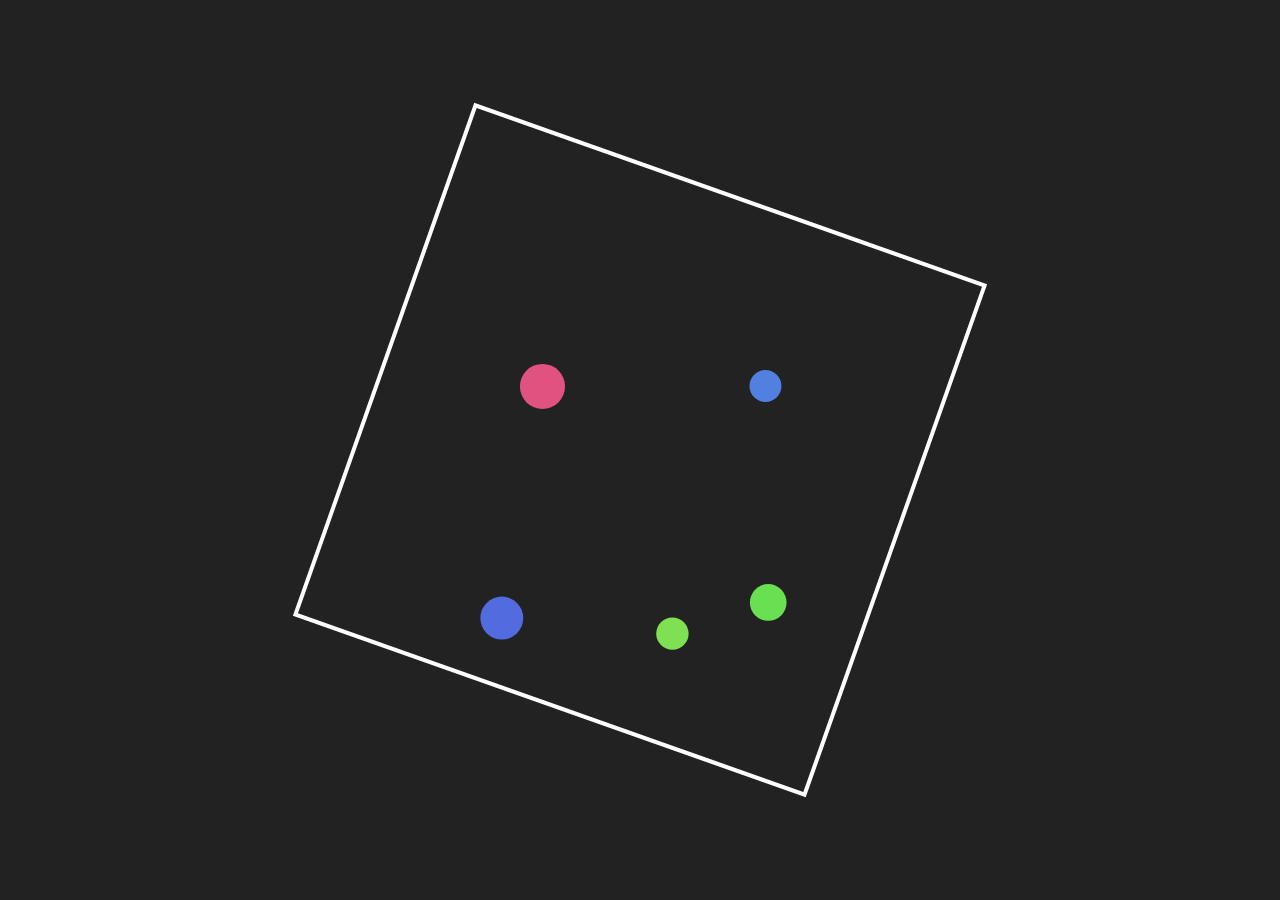
<file: aibattle/2.rotating_square_simulation/index.html>
<!DOCTYPE html>
<html lang="zh-Hant">
<head>
  <meta charset="UTF-8" />
  <meta name="viewport" content="width=device-width, initial-scale=1.0" />
  <title>旋轉方形中的彈跳小球模擬</title>
  <link rel="stylesheet" href="style.css" />
</head>
<body>
  <canvas id="canvas"></canvas>
  <script src="script.js"></script>
</body>
</html>
</file>
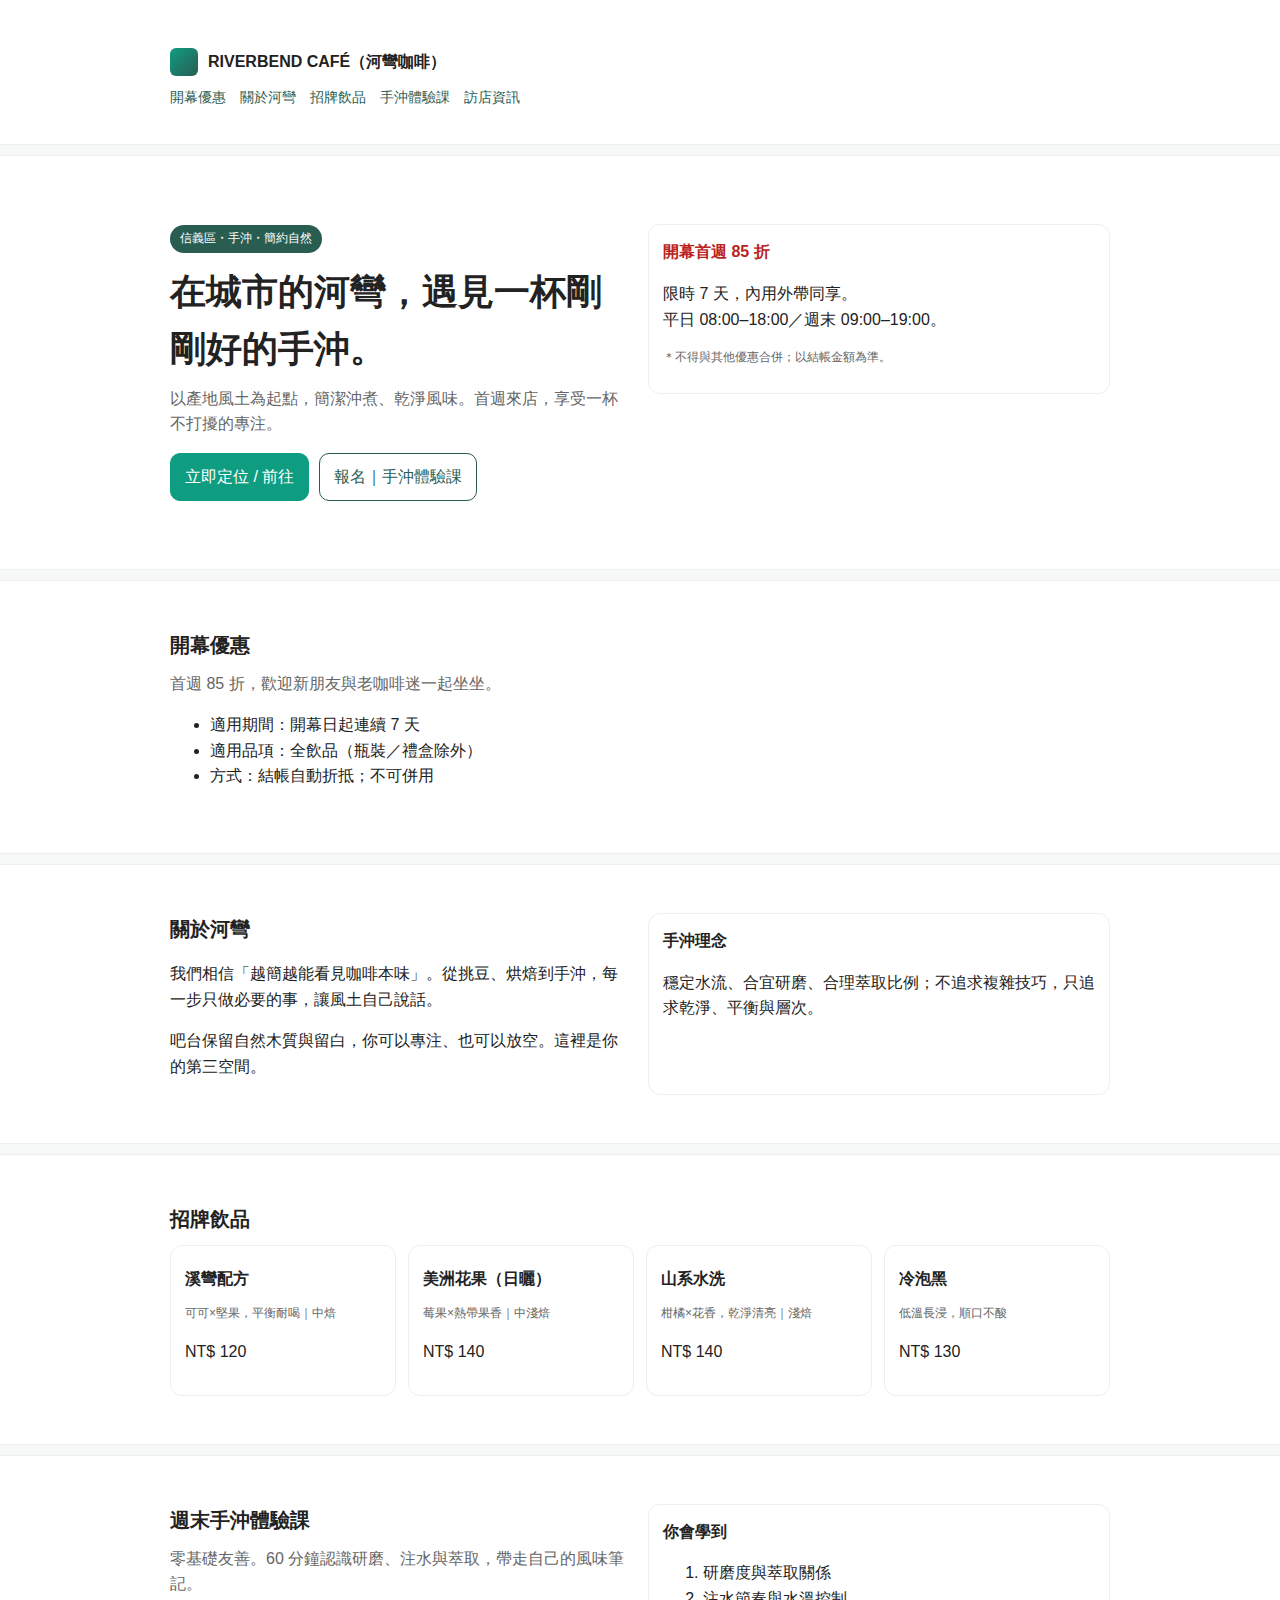
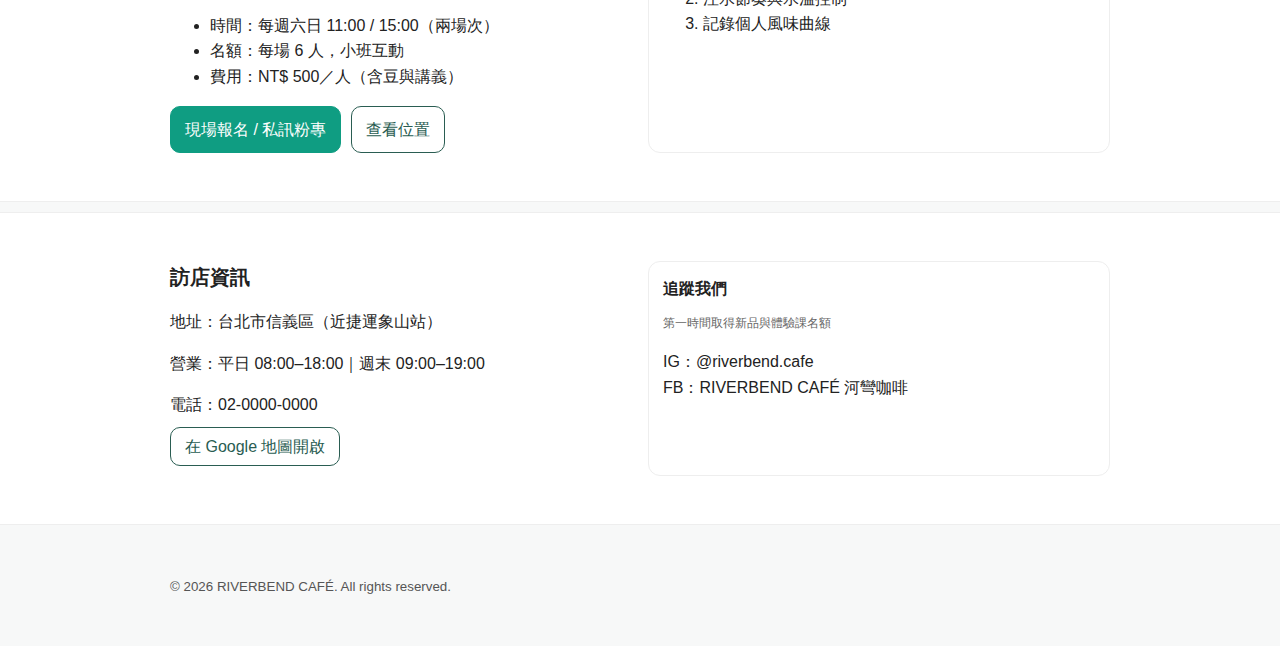
<file: cafe_events_2.html>
<!DOCTYPE html>
<html lang="zh-Hant">
<head>
  <meta charset="utf-8">
  <meta name="viewport" content="width=device-width,initial-scale=1">
  <title>RIVERBEND CAFÉ（河彎咖啡）｜信義區・手沖・簡約自然</title>
  <meta name="description" content="河彎咖啡｜台北信義區・簡約自然手沖。開幕首週85折，週末有手沖體驗課。">
  <style>
    :root{--bg:#f7f8f8;--fg:#222;--sub:#666;--brand:#2a5d52;--accent:#0f9d82;}
    *{box-sizing:border-box} html,body{margin:0}
    body{font-family:-apple-system,BlinkMacSystemFont,"Noto Sans TC","Microsoft JhengHei",sans-serif;background:var(--bg);color:var(--fg);line-height:1.6}
    a{color:var(--brand);text-decoration:none}
    .wrap{max-width:980px;margin:0 auto;padding:20px}
    header{padding:28px 20px 16px;background:#fff;border-bottom:1px solid #eee;position:sticky;top:0;z-index:20}
    header .brand{display:flex;align-items:center;gap:10px}
    .logo{width:28px;height:28px;border-radius:6px;background:linear-gradient(135deg,#0f9d82,#2a5d52)}
    nav{margin-top:10px;display:flex;gap:14px;overflow:auto;font-size:14px}
    .hero{padding:48px 20px;background:#fff}
    .hero h1{font-size:28px;margin:0 0 8px}
    .tag{color:#fff;background:var(--brand);display:inline-block;padding:4px 10px;border-radius:999px;font-size:12px;margin-bottom:10px}
    .cta{display:flex;gap:10px;margin-top:14px;flex-wrap:wrap}
    .btn{padding:10px 14px;border-radius:10px;border:1px solid var(--brand)}
    .btn.primary{background:var(--accent);border-color:var(--accent);color:#fff}
    .grid{display:grid;gap:16px}
    @media(min-width:720px){.grid.cols-2{grid-template-columns:1fr 1fr} .hero h1{font-size:36px}}
    section{padding:28px 20px;background:#fff;margin-top:10px;border:1px solid #eee;border-left:0;border-right:0}
    h2{font-size:20px;margin:0 0 10px}
    p.lead{color:var(--sub);margin-top:0}
    .card{border:1px solid #eee;border-radius:12px;padding:14px;background:#fff}
    .menu{display:grid;gap:12px}
    @media(min-width:720px){.menu{grid-template-columns:repeat(4,1fr)}}
    .menu .item h3{margin:6px 0 4px;font-size:16px}
    .fine{font-size:12px;color:var(--sub)}
    footer{padding:28px 20px;color:#555}
    .badge{font-weight:600;color:#b22}
  </style>
</head>
<body>
  <header>
    <div class="wrap">
      <div class="brand">
        <div class="logo" aria-hidden="true"></div>
        <strong>RIVERBEND CAFÉ（河彎咖啡）</strong>
      </div>
      <nav aria-label="主選單">
        <a href="#offer">開幕優惠</a>
        <a href="#about">關於河彎</a>
        <a href="#menu">招牌飲品</a>
        <a href="#workshop">手沖體驗課</a>
        <a href="#visit">訪店資訊</a>
      </nav>
    </div>
  </header>

  <main>
    <!-- Hero -->
    <section class="hero" id="hero">
      <div class="wrap grid cols-2">
        <div>
          <span class="tag">信義區・手沖・簡約自然</span>
          <h1>在城市的河彎，遇見一杯剛剛好的手沖。</h1>
          <p class="lead">以產地風土為起點，簡潔沖煮、乾淨風味。首週來店，享受一杯不打擾的專注。</p>
          <div class="cta">
            <a class="btn primary" href="#visit">立即定位 / 前往</a>
            <a class="btn" href="#workshop">報名｜手沖體驗課</a>
          </div>
        </div>
        <div>
          <div class="card">
            <strong class="badge">開幕首週 85 折</strong>
            <p>限時 7 天，內用外帶同享。<br>平日 08:00–18:00／週末 09:00–19:00。</p>
            <p class="fine">＊不得與其他優惠合併；以結帳金額為準。</p>
          </div>
        </div>
      </div>
    </section>

    <!-- 開幕優惠 -->
    <section id="offer">
      <div class="wrap">
        <h2>開幕優惠</h2>
        <p class="lead">首週 85 折，歡迎新朋友與老咖啡迷一起坐坐。</p>
        <ul>
          <li>適用期間：開幕日起連續 7 天</li>
          <li>適用品項：全飲品（瓶裝／禮盒除外）</li>
          <li>方式：結帳自動折抵；不可併用</li>
        </ul>
      </div>
    </section>

    <!-- 關於 -->
    <section id="about">
      <div class="wrap grid cols-2">
        <div>
          <h2>關於河彎</h2>
          <p>我們相信「越簡越能看見咖啡本味」。從挑豆、烘焙到手沖，每一步只做必要的事，讓風土自己說話。</p>
          <p>吧台保留自然木質與留白，你可以專注、也可以放空。這裡是你的第三空間。</p>
        </div>
        <div class="card">
          <strong>手沖理念</strong>
          <p>穩定水流、合宜研磨、合理萃取比例；不追求複雜技巧，只追求乾淨、平衡與層次。</p>
        </div>
      </div>
    </section>

    <!-- 招牌飲品 -->
    <section id="menu">
      <div class="wrap">
        <h2>招牌飲品</h2>
        <div class="menu">
          <div class="item card">
            <h3>溪彎配方</h3>
            <p class="fine">可可×堅果，平衡耐喝｜中焙</p>
            <p>NT$ 120</p>
          </div>
          <div class="item card">
            <h3>美洲花果（日曬）</h3>
            <p class="fine">莓果×熱帶果香｜中淺焙</p>
            <p>NT$ 140</p>
          </div>
          <div class="item card">
            <h3>山系水洗</h3>
            <p class="fine">柑橘×花香，乾淨清亮｜淺焙</p>
            <p>NT$ 140</p>
          </div>
          <div class="item card">
            <h3>冷泡黑</h3>
            <p class="fine">低溫長浸，順口不酸</p>
            <p>NT$ 130</p>
          </div>
        </div>
      </div>
    </section>

    <!-- 體驗課 -->
    <section id="workshop">
      <div class="wrap grid cols-2">
        <div>
          <h2>週末手沖體驗課</h2>
          <p class="lead">零基礎友善。60 分鐘認識研磨、注水與萃取，帶走自己的風味筆記。</p>
          <ul>
            <li>時間：每週六日 11:00 / 15:00（兩場次）</li>
            <li>名額：每場 6 人，小班互動</li>
            <li>費用：NT$ 500／人（含豆與講義）</li>
          </ul>
          <div class="cta">
            <a class="btn primary" href="#visit">現場報名 / 私訊粉專</a>
            <a class="btn" href="https://maps.google.com/?q=%E4%BF%A1%E7%BE%A9%E5%8D%80%20%E6%B2%B3%E5%BD%8E%E5%92%96%E5%95%A1" target="_blank" rel="noopener">查看位置</a>
          </div>
        </div>
        <div class="card">
          <strong>你會學到</strong>
          <ol>
            <li>研磨度與萃取關係</li>
            <li>注水節奏與水溫控制</li>
            <li>記錄個人風味曲線</li>
          </ol>
        </div>
      </div>
    </section>

    <!-- 訪店資訊 -->
    <section id="visit">
      <div class="wrap grid cols-2">
        <div>
          <h2>訪店資訊</h2>
          <p>地址：台北市信義區（近捷運象山站）</p>
          <p>營業：平日 08:00–18:00｜週末 09:00–19:00</p>
          <p>電話：02-0000-0000</p>
          <p>
            <a class="btn" href="https://maps.google.com/?q=%E4%BF%A1%E7%BE%A9%E5%8D%80%20%E6%B2%B3%E5%BD%8E%E5%92%96%E5%95%A1" target="_blank" rel="noopener">在 Google 地圖開啟</a>
          </p>
        </div>
        <div class="card">
          <strong>追蹤我們</strong>
          <p class="fine">第一時間取得新品與體驗課名額</p>
          <p>IG：@riverbend.cafe<br>FB：RIVERBEND CAFÉ 河彎咖啡</p>
        </div>
      </div>
    </section>
  </main>

  <footer>
    <div class="wrap">
      <small>© <span id="y"></span> RIVERBEND CAFÉ. All rights reserved.</small>
    </div>
  </footer>
  <script>document.getElementById('y').textContent=new Date().getFullYear();</script>
</body>
</html>
</file>
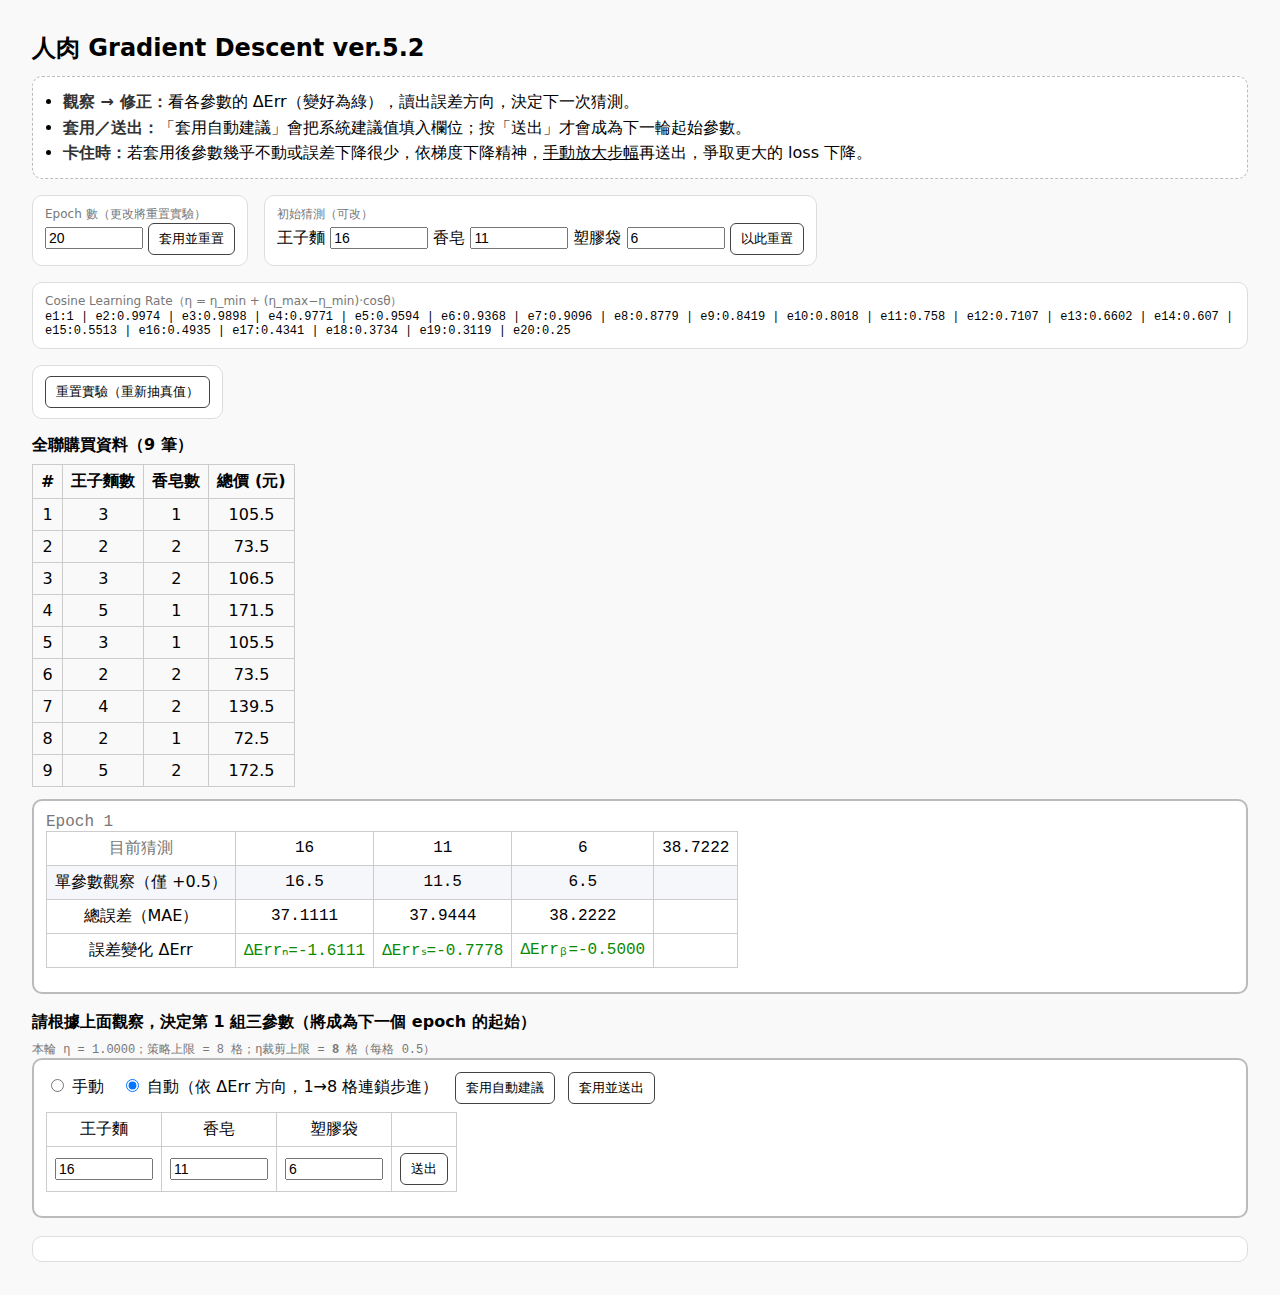
<file: gradient_descent_v6.0r.html>
<!DOCTYPE html>
<html lang="zh-Hant">
<head>
  <meta charset="UTF-8" />
  <title>人肉 Gradient Descent v5.2（預設 20 Epochs / Cosine+Floor LR / Auto 連鎖步進）</title>
  <meta name="viewport" content="width=device-width, initial-scale=1" />
  <style>
    body { font-family: system-ui, -apple-system, "Noto Sans TC", "Microsoft JhengHei", sans-serif; padding: 24px; background: #f9f9f9; }
    h2 { margin: 0 0 12px; }
    table { border-collapse: collapse; margin-bottom: 12px;}
    th, td { border: 1px solid #ccc; padding: 6px 8px; text-align: center; }
    input[type="number"] { width: 90px; font-size: 14px; }
    .mono { font-family: ui-monospace, SFMono-Regular, Menlo, Consolas, monospace; }
    .gray { color: #777; }
    .epoch-block { border:2px solid #bbb; padding:12px; margin-bottom:18px; background:#fff; border-radius: 10px; }
    .step-row td { background: #f6f7fa; }
    .section-title { margin: 16px 0 8px; font-weight: 700; }
    .delta-pos { color:#0a8a00; }  /* ΔErr < 0 → 變好(綠) */
    .delta-neg { color:#cc0000; }  /* ΔErr > 0 → 變差(紅) */
    .delta-zero{ color:#999; }
    .panel { display:flex; gap:16px; align-items:center; flex-wrap: wrap; margin-bottom: 12px; }
    .panel > div { background:#fff; border:1px solid #ddd; border-radius: 10px; padding:10px 12px; }
    .lrbox { min-width: 280px; }
    .small { font-size: 12px; }
    .btn { padding: 6px 10px; border: 1px solid #444; background: #fff; border-radius: 6px; cursor: pointer; }
    .btn:disabled { opacity:.5; cursor:not-allowed; }
    .final { margin-top: 18px; padding: 12px; background: #fff; border:1px solid #ddd; border-radius: 10px; }

    /* 使用說明卡片 */
    .tips { background:#fff; border:1px dashed #bbb; border-radius:10px; padding:10px 12px; margin:8px 0 16px; }
    .tips ul { margin:0; padding-left:18px; }
    .tips li { margin:4px 0; line-height:1.35; }
    .tips b { color:#333; }
  </style>
</head>
<body>
  <h2>人肉 Gradient Descent ver.5.2</h2>

  <!-- 簡短使用說明 -->
  <div class="tips">
    <ul>
      <li><b>觀察 → 修正：</b>看各參數的 ΔErr（變好為綠），讀出誤差方向，決定下一次猜測。</li>
      <li><b>套用／送出：</b>「套用自動建議」會把系統建議值填入欄位；按「送出」才會成為下一輪起始參數。</li>
      <li><b>卡住時：</b>若套用後參數幾乎不動或誤差下降很少，依梯度下降精神，<u>手動放大步幅</u>再送出，爭取更大的 loss 下降。</li>
    </ul>
  </div>

  <!-- 控制面板 -->
  <div class="panel">
    <div>
      <div class="small gray">Epoch 數（更改將重置實驗）</div>
      <!-- v5.2: 預設 20，max 放寬到 50 -->
      <input id="epochsInput" type="number" min="3" max="50" step="1" value="20" />
      <button class="btn" id="applyEpochsBtn">套用並重置</button>
    </div>
    <div>
      <div class="small gray">初始猜測（可改）</div>
      <label>王子麵 <input id="initN" type="number" step="0.5" min="1" max="100" value="16"></label>
      <label>香皂 <input id="initS" type="number" step="0.5" min="1" max="100" value="11"></label>
      <label>塑膠袋 <input id="initB" type="number" step="0.5" min="1" max="10"  value="6"></label>
      <button class="btn" id="applyInitBtn">以此重置</button>
    </div>
    <div class="lrbox">
      <div class="small gray">Cosine Learning Rate（η = η_min + (η_max−η_min)·cosθ）</div>
      <div id="lrList" class="mono small"></div>
    </div>
    <div>
      <button class="btn" id="resetBtn">重置實驗（重新抽真值）</button>
    </div>
  </div>

  <!-- 九筆資料 -->
  <div>
    <div class="section-title">全聯購買資料（9 筆）</div>
    <table>
      <thead>
        <tr><th>#</th><th>王子麵數</th><th>香皂數</th><th>總價 (元)</th></tr>
      </thead>
      <tbody id="dataTable"></tbody>
    </table>
  </div>

  <!-- 每個 epoch -->
  <div id="epochContainer"></div>

  <!-- 決策區 -->
  <div id="decisionInputs"></div>

  <!-- 最終答案 -->
  <div id="finalAns" class="final"></div>

  <script>
    // ====== v5.2 參數 ======
    const STEP = 0.5;
    const N_MIN = 1, N_MAX = 100;
    const S_MIN = 1, S_MAX = 100;
    const B_MIN = 1, B_MAX = 10;

    // Cosine with floor（與 v5.1 相同）
    const ETA_MAX = 1.0;
    const ETA_MIN = 0.25;    // 學習率下限
    const ALPHA   = 1.0;     // Auto 建議縮放

    // 動態最大格數：前半程 8，後半程 4（依 epoch 自動切換）
    function maxUnitsForEpoch(e, total){
      return (e <= Math.ceil(total/2) ? 8 : 4);
    }

    // ====== 狀態 ======
    // v5.2: 預設 epochs 改為 20
    let epochs = 20;
    let decisionStep = 0;
    let epochParams = [];
    let userDecisions = [];
    let records = [];
    let truth = { noodle: 0, soap: 0, bag: 0 };

    // ====== 工具 ======
    function randGaussian(mean, std, min, max, step) {
      let u=0,v=0; while(u===0) u=Math.random(); while(v===0) v=Math.random();
      const num = Math.sqrt(-2*Math.log(u))*Math.cos(2*Math.PI*v);
      let val = Math.round((mean + std*num)/step)*step;
      return Math.max(min, Math.min(max, val));
    }
    function snapToGridAndClamp(x, min, max){
      let v = Math.round(x/STEP)*STEP;
      if(v < min) v = min;
      if(v > max) v = max;
      return +v.toFixed(2);
    }
    function mae(n, s, b){
      const N = records.length;
      let sum = 0;
      for(const r of records){
        const yhat = r.noodle*n + r.soap*s + b;
        sum += Math.abs(r.total - yhat);
      }
      return sum / N;
    }

    // Cosine LR with floor（會依 epochs 自動展開）
    function lrAtEpoch(e, total){
      const theta = ((e-1)/(total-1)) * (Math.PI/2);   // [0, π/2]
      return ETA_MIN + (ETA_MAX - ETA_MIN) * Math.cos(theta);
    }
    function buildLRList(){
      const arr = [];
      for(let e=1; e<=epochs; e++){
        arr.push(+lrAtEpoch(e, epochs).toFixed(4));
      }
      return arr;
    }

    // ====== 初始化 / 重置 ======
    function genTruth(){
      const tN = randGaussian(20, 20, N_MIN, N_MAX, STEP);
      const tS = randGaussian(20, 20, S_MIN, S_MAX, STEP);
      const tB = randGaussian(5,  5,  B_MIN, B_MAX,  STEP);
      return { noodle: tN, soap: tS, bag: tB };
    }
    function genRecords(){
      const bases = [
        {noodle:3, soap:1},{noodle:2, soap:2},{noodle:3, soap:2},
        {noodle:5, soap:1},{noodle:3, soap:1},{noodle:2, soap:2},
        {noodle:4, soap:2},{noodle:2, soap:1},{noodle:5, soap:2}
      ];
      return bases.map(it => ({
        ...it,
        total: it.noodle*truth.noodle + it.soap*truth.soap + truth.bag
      }));
    }
    function resetExperiment(useInitFromUI=false){
      truth = genTruth();
      let initN = 16, initS = 11, initB = 6;
      if(useInitFromUI){
        initN = snapToGridAndClamp(parseFloat(document.getElementById('initN').value)||16, N_MIN, N_MAX);
        initS = snapToGridAndClamp(parseFloat(document.getElementById('initS').value)||11, S_MIN, S_MAX);
        initB = snapToGridAndClamp(parseFloat(document.getElementById('initB').value)||6,  B_MIN, B_MAX);
        document.getElementById('initN').value = initN;
        document.getElementById('initS').value = initS;
        document.getElementById('initB').value = initB;
      }
      decisionStep = 0;
      epochParams = [{ noodle: initN, soap: initS, bag: initB }];
      userDecisions = [];
      records = genRecords();
      renderDataTable();
      renderAll();
    }

    // ====== Render：九筆資料 ======
    function renderDataTable(){
      const tb = records.map((r,i)=>
        `<tr><td>${i+1}</td><td>${r.noodle}</td><td>${r.soap}</td><td>${r.total.toFixed(1)}</td></tr>`
      ).join('');
      document.getElementById('dataTable').innerHTML = tb;
    }

    // ====== Render：LR 表 ======
    function renderLRList(){
      const lr = buildLRList();
      const html = lr.map((eta,i)=>`e${i+1}:${eta}`).join(' | ');
      document.getElementById('lrList').textContent = html;
    }

    // ====== Render：每個 epoch 區塊 ======
    function renderEpochBlocks(){
      const lastVisible = Math.min(decisionStep, epochs-1);
      let html = '';
      for(let epoch=0; epoch<=lastVisible; epoch++){
        const base = {...epochParams[epoch]};
        const err0 = mae(base.noodle, base.soap, base.bag);

        // 單參數觀察（只能 +0.5）
        const n_up = snapToGridAndClamp(base.noodle + STEP, N_MIN, N_MAX);
        const s_up = snapToGridAndClamp(base.soap   + STEP, S_MIN, S_MAX);
        const b_up = snapToGridAndClamp(base.bag    + STEP, B_MIN, B_MAX);

        const err_n = mae(n_up, base.soap, base.bag);
        const err_s = mae(base.noodle, s_up, base.bag);
        const err_b = mae(base.noodle, base.soap, b_up);

        const d_n = err_n - err0, d_s = err_s - err0, d_b = err_b - err0;
        const cls = d => d<0?'delta-pos':(d>0?'delta-neg':'delta-zero');
        const fmt = d => (d>0?'+':'') + d.toFixed(4);

        html += `
        <div class="epoch-block" id="epoch_${epoch}">
          <div class="mono gray">Epoch ${epoch+1}</div>
          <table>
            <tr>
              <td class="gray">目前猜測</td>
              <td class="mono">${base.noodle}</td>
              <td class="mono">${base.soap}</td>
              <td class="mono">${base.bag}</td>
              <td class="mono">${err0.toFixed(4)}</td>
            </tr>
            <tr class="step-row">
              <td>單參數觀察（僅 +0.5）</td>
              <td class="mono">${n_up}</td>
              <td class="mono">${s_up}</td>
              <td class="mono">${b_up}</td>
              <td></td>
            </tr>
            <tr>
              <td>總誤差（MAE）</td>
              <td class="mono">${err_n.toFixed(4)}</td>
              <td class="mono">${err_s.toFixed(4)}</td>
              <td class="mono">${err_b.toFixed(4)}</td>
              <td></td>
            </tr>
            <tr>
              <td>誤差變化 ΔErr</td>
              <td class="mono ${cls(d_n)}">ΔErrₙ=${fmt(d_n)}</td>
              <td class="mono ${cls(d_s)}">ΔErrₛ=${fmt(d_s)}</td>
              <td class="mono ${cls(d_b)}">ΔErrᵦ=${fmt(d_b)}</td>
              <td></td>
            </tr>
          </table>
        </div>`;
      }
      document.getElementById('epochContainer').innerHTML = html;
    }

    // ====== Render：決策區（手動/自動，一鍵送出、沿用模式、capUnits ceil） ======
    function renderDecisionArea(){
      let box = document.getElementById('decisionInputs');
      if(decisionStep <= epochs){
        const e = decisionStep;
        const isFinal = (decisionStep === epochs);
        const base = {...epochParams[e]};
        const eta = lrAtEpoch(Math.min(e+1, epochs), epochs);
        const maxUnits = maxUnitsForEpoch(e+1, epochs);
        // v5.1/v5.2：ceil + 保底 1（避免 round→0）
        const capUnits = Math.max(1, Math.min(maxUnits, Math.ceil(eta * maxUnits * ALPHA)));

        const last = userDecisions[e] || {};
        const title = isFinal
          ? `請輸入你的「最終答案」（第 ${epochs+1} 次決策）`
          : `請根據上面觀察，決定第 ${e+1} 組三參數（將成為下一個 epoch 的起始）`;

        box.innerHTML = `
          <div class="section-title">${title}</div>
          <div class="mono small gray">本輪 η = ${eta.toFixed(4)}；策略上限 = ${maxUnits} 格；η裁剪上限 = <b>${capUnits}</b> 格（每格 0.5）</div>
          <div class="epoch-block">
            <div style="margin-bottom:8px;">
              <label><input type="radio" name="mode" value="manual"> 手動</label>
              <label style="margin-left:12px;"><input type="radio" name="mode" value="auto"> 自動（依 ΔErr 方向，1→${capUnits} 格連鎖步進）</label>
              <button class="btn" id="applyAutoBtn" style="margin-left:12px;" disabled>套用自動建議</button>
              <button class="btn" id="applyAndSubmitBtn" style="margin-left:8px;" disabled>套用並送出</button>
            </div>
            <table>
              <tr><td>王子麵</td><td>香皂</td><td>塑膠袋</td><td></td></tr>
              <tr>
                <td><input id="decN" type="number" step="0.5" min="${N_MIN}" max="${N_MAX}" value="${last.noodle??base.noodle}"></td>
                <td><input id="decS" type="number" step="0.5" min="${S_MIN}" max="${S_MAX}" value="${last.soap??base.soap}"></td>
                <td><input id="decB" type="number" step="0.5" min="${B_MIN}" max="${B_MAX}"  value="${last.bag??base.bag}"></td>
                <td><button class="btn" id="submitBtn">送出</button></td>
              </tr>
            </table>
          </div>
        `;

        // —— 持續 Auto 模式：沿用上一輪設定（預設 auto）——
        const radios = box.querySelectorAll('input[name="mode"]');
        const lastMode = (userDecisions[e]?.mode) || (userDecisions[e-1]?.mode) || "auto";
        radios.forEach(r => { r.checked = (r.value === lastMode); });

        const applyAutoBtn = document.getElementById('applyAutoBtn');
        const applyAndSubmitBtn = document.getElementById('applyAndSubmitBtn');
        function syncButtons() {
          const isAuto = document.querySelector('input[name="mode"]:checked').value === 'auto';
          applyAutoBtn.disabled = !isAuto;
          applyAndSubmitBtn.disabled = !isAuto;
        }
        radios.forEach(r => r.addEventListener('change', syncButtons));
        syncButtons();

        applyAutoBtn.addEventListener('click', ()=>applyAutoSuggestion(e, capUnits));
        applyAndSubmitBtn.addEventListener('click', ()=>{
          applyAutoSuggestion(e, capUnits);
          submitDecision("auto");
        });
        document.getElementById('submitBtn').addEventListener('click', ()=>{
          const mode = document.querySelector('input[name="mode"]:checked').value;
          submitDecision(mode);
        });

      } else {
        document.getElementById('decisionInputs').innerHTML = '';
      }
    }

    // ====== Auto 連鎖步進：每參數 1..capUnits 試到最好 ======
    function applyAutoSuggestion(epochIndex, capUnits){
      const base = {...epochParams[epochIndex]};
      const err0 = mae(base.noodle, base.soap, base.bag);

      // ΔErr（+0.5 前向差分）
      const d_n = mae(snapToGridAndClamp(base.noodle+STEP,N_MIN,N_MAX), base.soap, base.bag) - err0;
      const d_s = mae(base.noodle, snapToGridAndClamp(base.soap+STEP,S_MIN,S_MAX), base.bag) - err0;
      const d_b = mae(base.noodle, base.soap, snapToGridAndClamp(base.bag+STEP,B_MIN,B_MAX)) - err0;

      const dir = d => (d<0 ? 1 : (d>0 ? -1 : 0)); // 方向
      const tryBest = (value, d, min, max) => {
        const direction = dir(d);
        if(direction===0) return value; // 不動
        let bestVal = value;
        let bestMae = err0;
        for(let u=1; u<=capUnits; u++){
          const candidate = snapToGridAndClamp(value + direction*u*STEP, min, max);
          const m = mae(
            (min===N_MIN && max===N_MAX)? candidate : base.noodle,
            (min===S_MIN && max===S_MAX)? candidate : base.soap,
            (min===B_MIN && max===B_MAX)? candidate : base.bag
          );
          if(m < bestMae - 1e-12){
            bestMae = m;
            bestVal = candidate;
          }
          if(candidate===min || candidate===max) break;
        }
        return bestVal;
      };

      const n2 = tryBest(base.noodle, d_n, N_MIN, N_MAX);
      const s2 = tryBest(base.soap,   d_s, S_MIN, S_MAX);
      const b2 = tryBest(base.bag,    d_b, B_MIN, B_MAX);

      document.getElementById('decN').value = n2;
      document.getElementById('decS').value = s2;
      document.getElementById('decB').value = b2;
    }

    // ====== 提交決策（強制寫入下一輪起始，紀錄模式，debug log） ======
    function submitDecision(mode="manual"){
      const n = snapToGridAndClamp(parseFloat(document.getElementById('decN').value), N_MIN, N_MAX);
      const s = snapToGridAndClamp(parseFloat(document.getElementById('decS').value), S_MIN, S_MAX);
      const b = snapToGridAndClamp(parseFloat(document.getElementById('decB').value), B_MIN, B_MAX);
      if(isNaN(n)||isNaN(s)||isNaN(b)){ alert('請輸入合法數值'); return; }

      userDecisions[decisionStep] = { noodle:n, soap:s, bag:b, mode };

      if(decisionStep < epochs){
        epochParams[decisionStep+1] = { noodle:n, soap:s, bag:b }; // 無條件寫入
      }

      try {
        console.log("[submitDecision] step=", decisionStep,
          "write next-start=", epochParams[decisionStep+1],
          "mode=", mode);
      } catch(e){}

      decisionStep++;
      renderAll();
    }

    // ====== 最終答案 ======
    function renderFinal(){
      const ok = (decisionStep > epochs);
      const box = document.getElementById('finalAns');
      if(!ok){ box.innerHTML=''; return; }
      const last = userDecisions[epochs];
      const maeLast = mae(last.noodle, last.soap, last.bag);
      const maeTruth = mae(truth.noodle, truth.soap, truth.bag);

      box.innerHTML = `
        <div><b>正確答案：</b>
          王子麵 <span class="mono">${truth.noodle}</span> 元，
          香皂 <span class="mono">${truth.soap}</span> 元，
          塑膠袋 <span class="mono">${truth.bag}</span> 元
        </div>
        <div style="margin-top:6px;"><b>你最後一次猜測：</b>
          王子麵 <span class="mono">${last.noodle}</span> 元，
          香皂 <span class="mono">${last.soap}</span> 元，
          塑膠袋 <span class="mono">${last.bag}</span> 元
        </div>
        <div class="mono small gray" style="margin-top:6px;">
          你的最終 MAE：${maeLast.toFixed(4)}；以真值計算的 MAE：${maeTruth.toFixed(4)}
        </div>
      `;
    }

    // ====== Render All ======
    function renderAll(){
      renderLRList();
      renderEpochBlocks();
      renderDecisionArea();
      renderFinal();
    }

    // ====== 事件：套用 Epochs / 重置 ======
    document.getElementById('applyEpochsBtn').addEventListener('click', ()=>{
      const v = Math.max(3, Math.min(50, Math.round(parseFloat(document.getElementById('epochsInput').value)||20)));
      epochs = v;
      resetExperiment(true);
    });
    document.getElementById('applyInitBtn').addEventListener('click', ()=>{
      resetExperiment(true);
    });
    document.getElementById('resetBtn').addEventListener('click', ()=>{
      resetExperiment(true);
    });

    // ====== 啟動 ======
    (function init(){
      resetExperiment(true);
    })();
  </script>
</body>
</html>
</file>
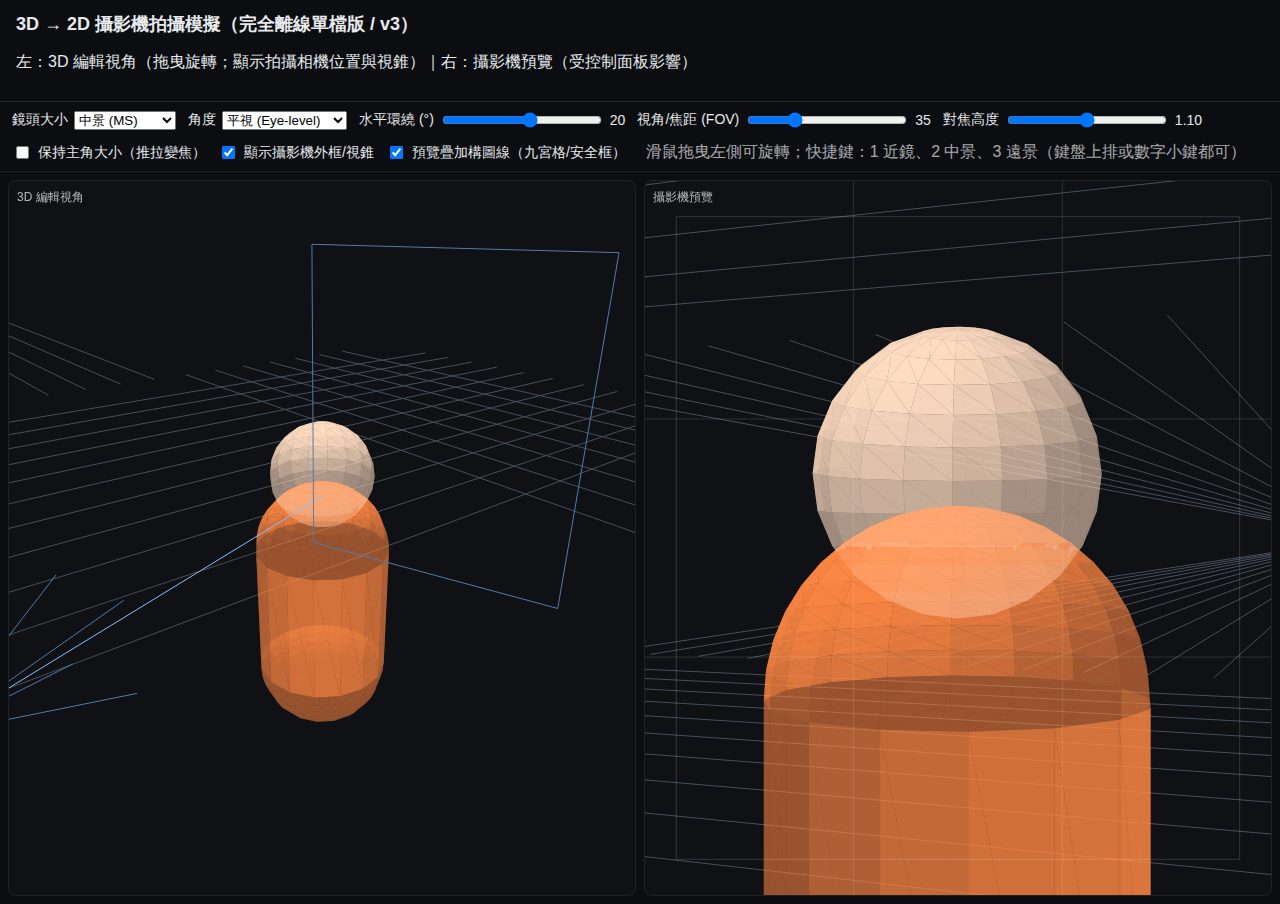
<file: index_offline_full_v0.1.html>
<!DOCTYPE html>
<html lang="zh-Hant">
<head>
  <meta charset="UTF-8" />
  <meta name="viewport" content="width=device-width, initial-scale=1.0"/>
  <title>3D → 2D 攝影機拍攝模擬（完全離線單檔版 / v3）</title>
  <style>
    *{box-sizing:border-box}
    body{margin:0;font-family:-apple-system,BlinkMacSystemFont,'Segoe UI',Roboto,'Noto Sans TC','PingFang TC',sans-serif;color:#e8eaed;background:#0b0d10}
    header{padding:12px 16px;border-bottom:1px solid #222}
    h1{font-size:18px;margin:0 0 4px}
    #panel{display:flex;gap:12px;align-items:center;flex-wrap:wrap;padding:8px 12px;border-bottom:1px solid #222}
    #panel label{display:flex;gap:6px;align-items:center;font-size:14px}
    #panel input[type=range]{width:160px}
    #panel .hint{opacity:.7;margin-left:8px}
    main{display:flex;height:calc(100vh - 168px);gap:8px;padding:8px}
    .pane{flex:1;position:relative;border:1px solid #222;border-radius:8px;overflow:hidden;background:#0f1115}
    canvas{width:100%;height:100%;display:block}
    .badge{position:absolute;left:8px;top:8px;font-size:12px;opacity:.75}
    .overlay{position:absolute;inset:0;pointer-events:none}
  </style>
</head>
<body tabindex="0">
  <header>
    <h1>3D → 2D 攝影機拍攝模擬（完全離線單檔版 / v3）</h1>
    <p>左：3D 編輯視角（拖曳旋轉；顯示拍攝相機位置與視錐）｜右：攝影機預覽（受控制面板影響）</p>
  </header>

  <section id="panel">
    <label>鏡頭大小
      <select id="shotSize">
        <option>極近鏡 (ECU)</option>
        <option>近鏡 (CU)</option>
        <option selected>中景 (MS)</option>
        <option>中遠景 (MLS)</option>
        <option>遠景 (LS)</option>
      </select>
    </label>
    <label>角度
      <select id="angle">
        <option selected>平視 (Eye-level)</option>
        <option>仰角 (Low angle)</option>
        <option>俯角 (High angle)</option>
      </select>
    </label>
    <label>水平環繞 (°)
      <input id="yaw" type="range" min="-180" max="180" step="1" value="20">
      <span id="yawVal">20</span>
    </label>
    <label>視角/焦距 (FOV)
      <input id="fov" type="range" min="20" max="75" step="1" value="35">
      <span id="fovVal">35</span>
    </label>
    <label>對焦高度
      <input id="focus" type="range" min="0.6" max="1.6" step="0.01" value="1.1">
      <span id="focusVal">1.10</span>
    </label>
    <label><input id="keepSize" type="checkbox"> 保持主角大小（推拉變焦）</label>
    <label><input id="helper" type="checkbox" checked> 顯示攝影機外框/視錐</label>
    <label><input id="guides" type="checkbox" checked> 預覽疊加構圖線（九宮格/安全框）</label>
    <span class="hint">滑鼠拖曳左側可旋轉；快捷鍵：1 近鏡、2 中景、3 遠景（鍵盤上排或數字小鍵都可）</span>
  </section>

  <main>
    <div class="pane">
      <div class="badge">3D 編輯視角</div>
      <canvas id="editor" tabindex="0"></canvas>
      <canvas id="editorOverlay" class="overlay"></canvas>
    </div>
    <div class="pane">
      <div class="badge">攝影機預覽</div>
      <canvas id="preview" tabindex="0"></canvas>
      <canvas id="previewOverlay" class="overlay"></canvas>
    </div>
  </main>

<script>
/* === Minimal 3D math (no external libs) === */
function dot(a,b){return a[0]*b[0]+a[1]*b[1]+a[2]*b[2];}
function sub(a,b){return [a[0]-b[0],a[1]-b[1],a[2]-b[2]];}
function add(a,b){return [a[0]+b[0],a[1]+b[1],a[2]+b[2]];}
function mul(a,s){return [a[0]*s,a[1]*s,a[2]*s];}
function cross(a,b){return [a[1]*b[2]-a[2]*b[1], a[2]*b[0]-a[0]*b[2], a[0]*b[1]-a[1]*b[0]];}
function norm(a){const l=Math.hypot(a[0],a[1],a[2]);return [a[0]/l,a[1]/l,a[2]/l];}
function mulVec(m,v){
  return [
    m[0]*v[0]+m[4]*v[1]+m[8]*v[2]+m[12]*v[3],
    m[1]*v[0]+m[5]*v[1]+m[9]*v[2]+m[13]*v[3],
    m[2]*v[0]+m[6]*v[1]+m[10]*v[2]+m[14]*v[3],
    m[3]*v[0]+m[7]*v[1]+m[11]*v[2]+m[15]*v[3],
  ];
}
function mat4Mul(a,b){
  const o=new Array(16).fill(0);
  for(let r=0;r<4;r++)for(let c=0;c<4;c++)for(let k=0;k<4;k++)o[r*4+c]+=a[r*4+k]*b[k*4+c];
  return o;
}
function lookAt(eye, target, up=[0,1,0]){
  const z = norm(sub(eye,target));
  const x = norm(cross(up,z));
  const y = cross(z,x);
  return [ x[0],y[0],z[0],0,  x[1],y[1],z[1],0,  x[2],y[2],z[2],0,  -dot(x,eye),-dot(y,eye),-dot(z,eye),1 ];
}
function perspective(fovDeg, aspect, near, far){
  const f=1/Math.tan((fovDeg*Math.PI/180)/2);
  const nf=1/(near-far);
  return [f/aspect,0,0,0, 0,f,0,0,  0,0,(far+near)*nf,-1,  0,0,(2*far*near)*nf,0];
}
function project(p, vp, w, h){
  const v=mulVec(vp,[p[0],p[1],p[2],1]);
  if(v[3]===0) return null;
  const ndc=[v[0]/v[3], v[1]/v[3], v[2]/v[3]];
  return [ (ndc[0]*0.5+0.5)*w, (-ndc[1]*0.5+0.5)*h, ndc[2] ];
}

/* === build meshes === */
function buildSphere(radius=0.45, seg=16, rings=12, yOffset=1.3){
  const tris=[];
  for(let i=0;i<rings;i++){
    const th1=(i/rings)*Math.PI, th2=((i+1)/rings)*Math.PI;
    for(let j=0;j<seg;j++){
      const ph1=(j/seg)*2*Math.PI, ph2=((j+1)/seg)*2*Math.PI;
      const p=(th,ph)=>[ radius*Math.sin(th)*Math.cos(ph), radius*Math.cos(th)+yOffset, radius*Math.sin(th)*Math.sin(ph) ];
      const a=p(th1,ph1), b=p(th1,ph2), c=p(th2,ph2), d=p(th2,ph1);
      tris.push([a,b,c],[a,c,d]);
    }
  }
  return tris;
}
function buildCapsule(r=0.6, h=1.2, seg=16, rings=10){
  const tris=[];
  const half=h/2;
  for(let j=0;j<seg;j++){
    const ph1=(j/seg)*2*Math.PI, ph2=((j+1)/seg)*2*Math.PI;
    const x1=Math.cos(ph1)*r, z1=Math.sin(ph1)*r;
    const x2=Math.cos(ph2)*r, z2=Math.sin(ph2)*r;
    const a=[x1,-half,z1], b=[x2,-half,z2], c=[x2, half,z2], d=[x1, half,z1];
    tris.push([a,b,c],[a,c,d]);
  }
  for(const top of [true,false]){
    for(let i=0;i<rings;i++){
      const th1=(i/rings)*(Math.PI/2), th2=((i+1)/rings)*(Math.PI/2);
      for(let j=0;j<seg;j++){
        const ph1=(j/seg)*2*Math.PI, ph2=((j+1)/seg)*2*Math.PI;
        const s=(th,ph)=>[ r*Math.sin(th)*Math.cos(ph), (top?half:-half)+(top?Math.cos(th):-Math.cos(th))*r, r*Math.sin(th)*Math.sin(ph) ];
        const A=s(th1,ph1), B=s(th1,ph2), C=s(th2,ph2), D=s(th2,ph1);
        if(top) tris.push([A,B,C],[A,C,D]); else tris.push([D,C,B],[D,B,A]);
      }
    }
  }
  return tris;
}

const bodyTris = buildCapsule(0.6,1.2,16,10);
const headTris = buildSphere(0.45,16,12,1.3);

/* === drawing === */
function drawScene(ctx, w, h, camEye, camTarget, fovDeg){
  ctx.clearRect(0,0,w,h);
  // brighter grid
  ctx.strokeStyle='#48505a';
  ctx.lineWidth=1;
  const mvp = mat4Mul(lookAt(camEye, camTarget), perspective(fovDeg, w/h, 0.1, 200));
  for(let i=-12;i<=12;i++){
    const a=project([i, -1, -14], mvp, w, h);
    const b=project([i, -1,  14], mvp, w, h);
    const c=project([-14, -1, i], mvp, w, h);
    const d=project([ 14, -1, i], mvp, w, h);
    if(a&&b){ctx.beginPath();ctx.moveTo(a[0],a[1]);ctx.lineTo(b[0],b[1]);ctx.stroke();}
    if(c&&d){ctx.beginPath();ctx.moveTo(c[0],c[1]);ctx.lineTo(d[0],d[1]);ctx.stroke();}
  }

  const lightDir = norm([-0.6,1.0,-0.4]);
  function shadeTri(tri, color){
    const z = tri.map(p=>mulVec(mvp,[p[0],p[1],p[2],1])[2]).reduce((a,b)=>a+b,0)/3;
    const n = norm(cross(sub(tri[1],tri[0]), sub(tri[2],tri[0])));
    const ndotl = Math.max(0, dot(n,lightDir));
    return {tri,z,lit:ndotl, col:color};
  }

  let all=[];
  const bodyCol=[255,136,68], headCol=[255,221,194];
  bodyTris.forEach(t=>all.push(shadeTri(t,bodyCol)));
  headTris.forEach(t=>all.push(shadeTri(t,headCol)));
  all.sort((A,B)=>B.z-A.z);

  for(const o of all){
    const a=project(o.tri[0], mvp, w, h);
    const b=project(o.tri[1], mvp, w, h);
    const c=project(o.tri[2], mvp, w, h);
    if(!a||!b||!c) continue;
    ctx.beginPath();
    ctx.moveTo(a[0],a[1]); ctx.lineTo(b[0],b[1]); ctx.lineTo(c[0],c[1]); ctx.closePath();
    const alpha = 0.35 + 0.65*o.lit;
    ctx.fillStyle = `rgba(${o.col[0]},${o.col[1]},${o.col[2]},${alpha})`;
    ctx.fill();
  }

  return mvp;
}

// helpers on editor view (shot camera)
function drawShotHelpersOnEditor(ctx, w, h, editorEye, editorTarget, shotEye, shotTarget, fovDeg, show){
  if(!show) return;
  const mvpE = mat4Mul(lookAt(editorEye, editorTarget), perspective(55, w/h, 0.1, 200));

  // camera position
  const p = project(shotEye, mvpE, w, h);
  if(p){ ctx.fillStyle='#88c1ff'; ctx.beginPath(); ctx.arc(p[0],p[1],5,0,Math.PI*2); ctx.fill(); }

  // line to target
  const t = project(shotTarget, mvpE, w, h);
  if(p && t){ ctx.strokeStyle='#88c1ff'; ctx.beginPath(); ctx.moveTo(p[0],p[1]); ctx.lineTo(t[0],t[1]); ctx.stroke(); }

  // frustum edges
  const fwd = norm(sub(shotTarget, shotEye));
  const up=[0,1,0];
  const right = norm(cross(fwd, up));
  const trueUp = norm(cross(right, fwd));
  const aspect = w/h;
  const halfV = Math.tan((fovDeg*Math.PI/180)/2);
  const halfH = halfV * aspect;
  const nearLen = 1.0;
  const farLen = 6.0;

  const corners = [
    add(shotEye, add(mul(fwd, nearLen), add(mul(right, +halfH*nearLen), mul(trueUp, +halfV*nearLen)))),
    add(shotEye, add(mul(fwd, nearLen), add(mul(right, -halfH*nearLen), mul(trueUp, +halfV*nearLen)))),
    add(shotEye, add(mul(fwd, nearLen), add(mul(right, +halfH*nearLen), mul(trueUp, -halfV*nearLen)))),
    add(shotEye, add(mul(fwd, nearLen), add(mul(right, -halfH*nearLen), mul(trueUp, -halfV*nearLen)))),
  ];
  const farCorners = corners.map(c => add(shotEye, mul(sub(c, shotEye), farLen/nearLen)));

  ctx.strokeStyle='#557aab';
  for(const c of corners){
    const a = project(shotEye, mvpE, w, h);
    const b = project(c, mvpE, w, h);
    if(a&&b){ ctx.beginPath(); ctx.moveTo(a[0],a[1]); ctx.lineTo(b[0],b[1]); ctx.stroke(); }
  }
  // connect far plane
  function pl(i,j){
    const a = project(farCorners[i], mvpE, w, h);
    const b = project(farCorners[j], mvpE, w, h);
    if(a&&b){ ctx.beginPath(); ctx.moveTo(a[0],a[1]); ctx.lineTo(b[0],b[1]); ctx.stroke(); }
  }
  pl(0,1); pl(1,3); pl(3,2); pl(2,0);
}

/* === UI wiring === */
const ui = {
  shotSize: document.getElementById('shotSize'),
  angle: document.getElementById('angle'),
  yaw: document.getElementById('yaw'),
  yawVal: document.getElementById('yawVal'),
  fov: document.getElementById('fov'),
  fovVal: document.getElementById('fovVal'),
  focus: document.getElementById('focus'),
  focusVal: document.getElementById('focusVal'),
  keepSize: document.getElementById('keepSize'),
  helper: document.getElementById('helper'),
  guides: document.getElementById('guides')
};
const SHOT_SIZES = { '極近鏡 (ECU)':0.4, '近鏡 (CU)':0.8, '中景 (MS)':1.6, '中遠景 (MLS)':2.4, '遠景 (LS)':4.0 };
const ANGLES = { '平視 (Eye-level)':0, '仰角 (Low angle)':-15, '俯角 (High angle)':20 };

const editorCanvas = document.getElementById('editor');
const previewCanvas = document.getElementById('preview');
const editorOverlay = document.getElementById('editorOverlay');
const previewOverlay = document.getElementById('previewOverlay');
const ectx = editorCanvas.getContext('2d');
const pctx = previewCanvas.getContext('2d');
const eox = editorOverlay.getContext('2d');
const pox = previewOverlay.getContext('2d');

function resize(){
  const canvases=[editorCanvas, previewCanvas, editorOverlay, previewOverlay];
  canvases.forEach(canvas=>{
    const rect=canvas.getBoundingClientRect();
    canvas.width=rect.width*window.devicePixelRatio;
    canvas.height=rect.height*window.devicePixelRatio;
    const ctx=canvas.getContext('2d');
    ctx.setTransform(window.devicePixelRatio,0,0,window.devicePixelRatio,0,0);
    ctx.clearRect(0,0,canvas.width,canvas.height);
  });
}
window.addEventListener('resize', resize);
resize();

// editor orbit
let edYaw=0.9, edPitch=0.4, dragging=false, lastX=0, lastY=0;
editorCanvas.addEventListener('mousedown', e=>{dragging=true; lastX=e.clientX; lastY=e.clientY; editorCanvas.focus();});
window.addEventListener('mouseup', ()=>dragging=false);
window.addEventListener('mousemove', e=>{
  if(!dragging) return;
  const dx=(e.clientX-lastX)*0.01, dy=(e.clientY-lastY)*0.01;
  edYaw += dx; edPitch = Math.max(-1.2, Math.min(1.2, edPitch+dy));
  lastX=e.clientX; lastY=e.clientY;
});

function applyShot(){
  ui.yawVal.textContent = ui.yaw.value;
  ui.fovVal.textContent = ui.fov.value;
  ui.focusVal.textContent = Number(ui.focus.value).toFixed(2);
}
['change','input'].forEach(evt=>{
  ui.shotSize.addEventListener(evt, applyShot);
  ui.angle.addEventListener(evt, applyShot);
  ui.yaw.addEventListener(evt, applyShot);
  ui.fov.addEventListener(evt, applyShot);
  ui.focus.addEventListener(evt, applyShot);
  ui.keepSize.addEventListener(evt, applyShot);
  ui.helper.addEventListener(evt, applyShot);
  ui.guides.addEventListener(evt, applyShot);
});
applyShot();

// keyboard shortcuts (global; top row & numpad)
window.addEventListener('keydown', (e)=>{
  const code=e.code || '';
  if (['Digit1','Numpad1'].includes(code) || e.key==='1'){ ui.shotSize.value='近鏡 (CU)'; applyShot(); }
  if (['Digit2','Numpad2'].includes(code) || e.key==='2'){ ui.shotSize.value='中景 (MS)'; applyShot(); }
  if (['Digit3','Numpad3'].includes(code) || e.key==='3'){ ui.shotSize.value='遠景 (LS)'; applyShot(); }
});

const BASE_FOV = 35; // reference for keep-size dolly zoom
function computeShotEye(target, yawDeg, pitchDeg, dist, fovDeg, keepSize){
  let finalDist = dist*2.2;
  if (keepSize){
    const ratio = Math.tan((fovDeg*Math.PI/180)/2) / Math.tan((BASE_FOV*Math.PI/180)/2);
    finalDist = finalDist * ratio; // dolly out when FOV increases
  }
  const yaw = (yawDeg||0) * Math.PI/180;
  const pitch = (pitchDeg||0) * Math.PI/180;
  return [
    target[0] + Math.sin(yaw)*Math.cos(pitch)*finalDist,
    target[1] + Math.sin(pitch)*finalDist,
    target[2] + Math.cos(yaw)*Math.cos(pitch)*finalDist
  ];
}

function drawGuides(ctx, w, h){
  ctx.clearRect(0,0,w,h);
  if(!ui.guides.checked) return;
  ctx.strokeStyle='rgba(255,255,255,0.12)';
  ctx.lineWidth=1;
  // thirds
  const x1=w/3, x2=2*w/3, y1=h/3, y2=2*h/3;
  ctx.beginPath(); ctx.moveTo(x1,0); ctx.lineTo(x1,h); ctx.moveTo(x2,0); ctx.lineTo(x2,h); ctx.moveTo(0,y1); ctx.lineTo(w,y1); ctx.moveTo(0,y2); ctx.lineTo(w,y2); ctx.stroke();
  // safe frame (90%)
  const sx=w*0.05, sy=h*0.05;
  ctx.strokeStyle='rgba(255,255,255,0.16)';
  ctx.strokeRect(sx, sy, w-2*sx, h-2*sy);
}

function loop(){
  // editor camera
  const editorEye = [
    Math.sin(edYaw)*Math.cos(edPitch)*6,
    Math.sin(edPitch)*6 + 1.0,
    Math.cos(edYaw)*Math.cos(edPitch)*6
  ];
  const editorTarget = [0,0.7,0];
  drawScene(ectx, editorCanvas.width/window.devicePixelRatio, editorCanvas.height/window.devicePixelRatio, editorEye, editorTarget, 55);

  // shot camera from UI
  const dist = SHOT_SIZES[ui.shotSize.value];
  const pitch = ANGLES[ui.angle.value] || 0;
  const yaw = Number(ui.yaw.value)||0;
  const shotTarget = [0, Number(ui.focus.value), 0];
  const shotEye = computeShotEye(shotTarget, yaw, pitch, dist, Number(ui.fov.value), ui.keepSize.checked);

  // draw shot on preview
  drawScene(pctx, previewCanvas.width/window.devicePixelRatio, previewCanvas.height/window.devicePixelRatio, shotEye, shotTarget, Number(ui.fov.value));
  drawGuides(pox, previewCanvas.width/window.devicePixelRatio, previewCanvas.height/window.devicePixelRatio);

  // overlay helpers on editor if toggled
  const w = editorCanvas.width/window.devicePixelRatio;
  const h = editorCanvas.height/window.devicePixelRatio;
  const eox2 = eox;
  eox2.clearRect(0,0,w,h);
  if (ui.helper.checked) {
    drawShotHelpersOnEditor(eox2, w, h, editorEye, editorTarget, shotEye, shotTarget, Number(ui.fov.value), true);
  }

  requestAnimationFrame(loop);
}
loop();
</script>
</body>
</html>
</file>
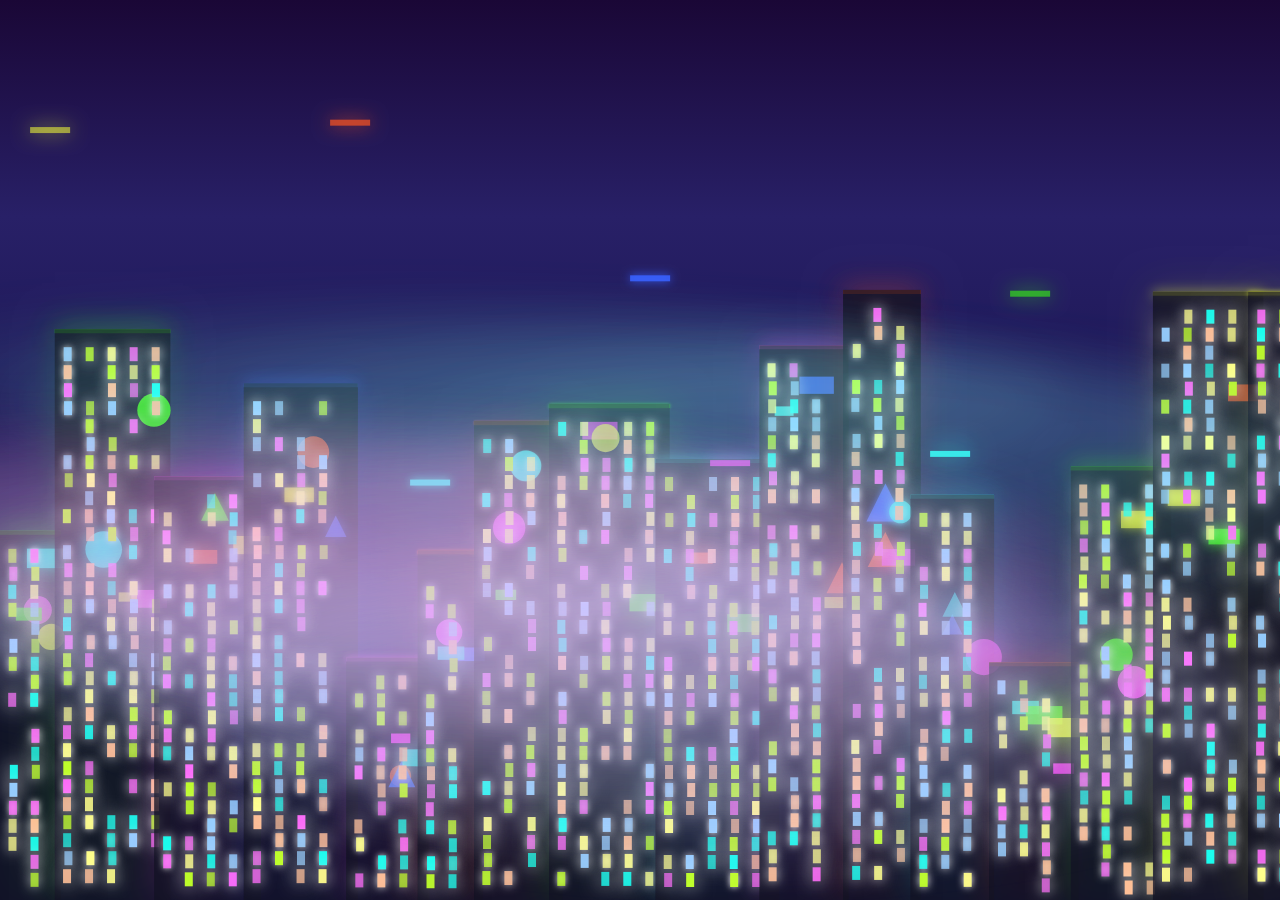
<file: aibattle/1.cyberpunk_ciyt_41.html>
<html lang="en">
<head>
  <meta charset="UTF-8">
  <title>Neon-lit Cyberpunk Cityscape</title>
  <style>
    html, body {
      margin: 0; padding: 0; overflow: hidden;
      background: #080825;
      width: 100vw; height: 100vh;
    }
    canvas {
      display: block;
      width: 100vw;
      height: 100vh;
      background: #080825;
    }
  </style>
</head>
<body>
<canvas id="cyberCanvas"></canvas>
<script>
const canvas = document.getElementById('cyberCanvas');
const ctx = canvas.getContext('2d');
let w, h;
function resize() {
  w = window.innerWidth;
  h = window.innerHeight;
  canvas.width = w;
  canvas.height = h;
}
window.addEventListener('resize', resize);
resize();
// prompt: Simulate a neon-lit cyberpunk cityscape at night, with animated lights and fog, all in one HTML file
// Generate buildings: array of {x, width, height, color}
const buildings = [];
const buildingColors = [
  "#1ff0ed", "#ff38fb", "#39ff14", "#f6ff38", "#f85322", "#3961ff"
];
const windowColors = [
  "#19fff0", "#ff6cfb", "#bfff2a", "#ffff8b", "#ffc099", "#96ceff"
];

function generateBuildings() {
  buildings.length = 0;
  let x = 0;
  while (x < w) {
    let bw = 60+Math.random()*70;
    let bh = h*0.25 + Math.random()*h*0.5;
    let color = buildingColors[Math.floor(Math.random()*buildingColors.length)];
    buildings.push({x: x, width: bw, height: bh, color});
    x += bw*0.8+Math.random()*15;
  }
}

// Neon sign: random rectangles/circles with glowing effect
function drawNeonSign(x, y, s, color, shape='rect', anim=0) {
  ctx.save();
  ctx.globalAlpha = 0.72 + Math.sin(anim*2+ x/121 + y/71)*0.13;
  ctx.shadowColor = color;
  ctx.shadowBlur = 16 + Math.sin(anim*0.1+y/91)*18;
  ctx.fillStyle = color;
  if (shape === 'rect') {
    ctx.fillRect(x, y, s*2, s);
  } else if (shape === 'circle') {
    ctx.beginPath();
    ctx.arc(x+s, y+s, s, 0, 2*Math.PI);
    ctx.fill();
  } else if (shape === 'triangle') {
    ctx.beginPath();
    ctx.moveTo(x, y+s*2);
    ctx.lineTo(x+s, y);
    ctx.lineTo(x+s*2, y+s*2);
    ctx.closePath();
    ctx.fill();
  }
  ctx.restore();
}

// Windows: Small animated rectangles
function drawWindows(b, anim) {
  const winW = 8, winH = 14;
  for(let y=h-b.height+18; y<h-18; y+=18) {
    for(let x=b.x+8+Math.random()*2; x<b.x+b.width-18; x+=22){
      if(Math.random() < 0.25) continue;
      let flicker = 0.85+0.15*Math.sin(anim*2+(x+y));
      ctx.save();
      ctx.globalAlpha = flicker;
      ctx.shadowColor = "#fff";
      ctx.shadowBlur = 6+14*Math.random();
      ctx.fillStyle = windowColors[Math.floor(Math.random()*windowColors.length)];
      ctx.fillRect(x,y,winW,winH);
      ctx.restore();
    }
  }
}

// Fog properties
const fogLayers = [
  {y: 0.42, opacity: 0.08, speed:0.11, color:"#8effff"},
  {y: 0.66, opacity: 0.17, speed:0.07, color:"#ccccff"},
  {y: 0.53, opacity: 0.12, speed:0.043, color:"#ffbbff"},
];

let lastResize = 0;
generateBuildings();

// Main animation loop
function animate(t){
  if(Date.now() - lastResize > 400) { // Less flicker after resize
    if(buildings.length === 0 || w!=canvas.width || h!=canvas.height){
      resize(); generateBuildings();
    }
  }
  ctx.clearRect(0,0,w,h);

  // Night sky with animated gradient
  let grad = ctx.createLinearGradient(0,0,0,h*0.8);
  grad.addColorStop(0,"#1a0736");
  grad.addColorStop(0.3, "#282067");
  grad.addColorStop(1, "#0a0938");
  ctx.fillStyle = grad;
  ctx.fillRect(0,0,w,h);

  // Draw static buildings, from back to front
  for(let i=0;i<buildings.length;i++){
    let b = buildings[i];

    // Glow behind buildings
    ctx.save();
    ctx.globalAlpha = 0.16;
    ctx.shadowColor = b.color;
    ctx.shadowBlur = 38;
    ctx.fillStyle = "#000";
    ctx.fillRect(b.x, h-b.height, b.width, b.height);
    ctx.restore();

    // Neon building edge
    ctx.save();
    ctx.strokeStyle = b.color;
    ctx.shadowColor = b.color;
    ctx.globalAlpha = 0.7;
    ctx.shadowBlur = 14 + 12*Math.sin( t*0.002+ b.x/137 );
    ctx.lineWidth = 4;
    ctx.beginPath();
    ctx.moveTo(b.x, h-b.height+2);
    ctx.lineTo(b.x+b.width, h-b.height+2);
    ctx.stroke();
    ctx.restore();

    // Building base fill
    ctx.save();
    ctx.globalAlpha = 0.77;
    ctx.fillStyle = "#141426";
    ctx.fillRect(b.x, h-b.height, b.width, b.height);
    ctx.restore();

    // Neon signs
    for(let ni=0; ni<2+Math.random()*2; ni++){
      let shapeR = Math.random();
      let shape = shapeR < 0.6 ? 'rect' : (shapeR < 0.8 ? 'circle' : 'triangle');
      let col = buildingColors[ (Math.floor(b.x/77) + ni)%buildingColors.length ];
      let sx = b.x + 12 + Math.random()*(b.width-34);
      let sy = h-b.height+16 + Math.random()*(b.height*0.44);
      let size = 9+Math.random()*11;
      drawNeonSign(sx, sy, size, col, shape, t*0.001);
    }
    // Windows
    drawWindows(b, t*0.0026);
  }

  // Flying neon "vehicles"
  for(let v=0;v<7;v++){
    let vy = h*0.33+Math.sin(t*0.002+v)*h*0.22;
    let vx = (t*0.11 + v*300)%w;
    let col = buildingColors[v%buildingColors.length];
    ctx.save();
    ctx.globalAlpha = 0.74 + 0.2*Math.sin(t*0.009+v);
    ctx.shadowColor = col;
    ctx.shadowBlur = 16+12*Math.sin(vx/110);
    ctx.fillStyle = col;
    ctx.fillRect(vx, vy, 40, 6);
    ctx.restore();
  }

  // Fog overlays
  for(let f=0; f<fogLayers.length; f++){
    let layer = fogLayers[f];
    let fy = h*layer.y + 10*Math.sin(t*0.001+f*2);
    ctx.save();
    ctx.globalAlpha = layer.opacity;
    ctx.filter = "blur(27px)";
    ctx.fillStyle = layer.color;
    for(let f2=0; f2<5; f2++) {
      let offset = (t*layer.speed + f2*120) % w;
      ctx.beginPath();
      ctx.ellipse(offset, fy+f2*30, w*0.41, 64+f2*19, 0, 0, Math.PI*2);
      ctx.fill();
    }
    ctx.filter = "none";
    ctx.restore();
  }

  // Occasional flickering haze over foreground
  if(Math.random()>0.85){
    ctx.save();
    ctx.globalAlpha = 0.06+0.04*Math.random();
    ctx.fillStyle = "#e896ff";
    ctx.fillRect(0,h*0.82,w,h*0.18);
    ctx.restore();
  }

  requestAnimationFrame(animate);
}

animate(0);
</script>
</body>
</html>
</file>
<file: aibattle/2.rotating_square_simulation/style.css>
html, body {
    margin: 0;
    padding: 0;
    overflow: hidden;
    background: #222;
  }
  canvas {
    display: block;
  }
</file>
